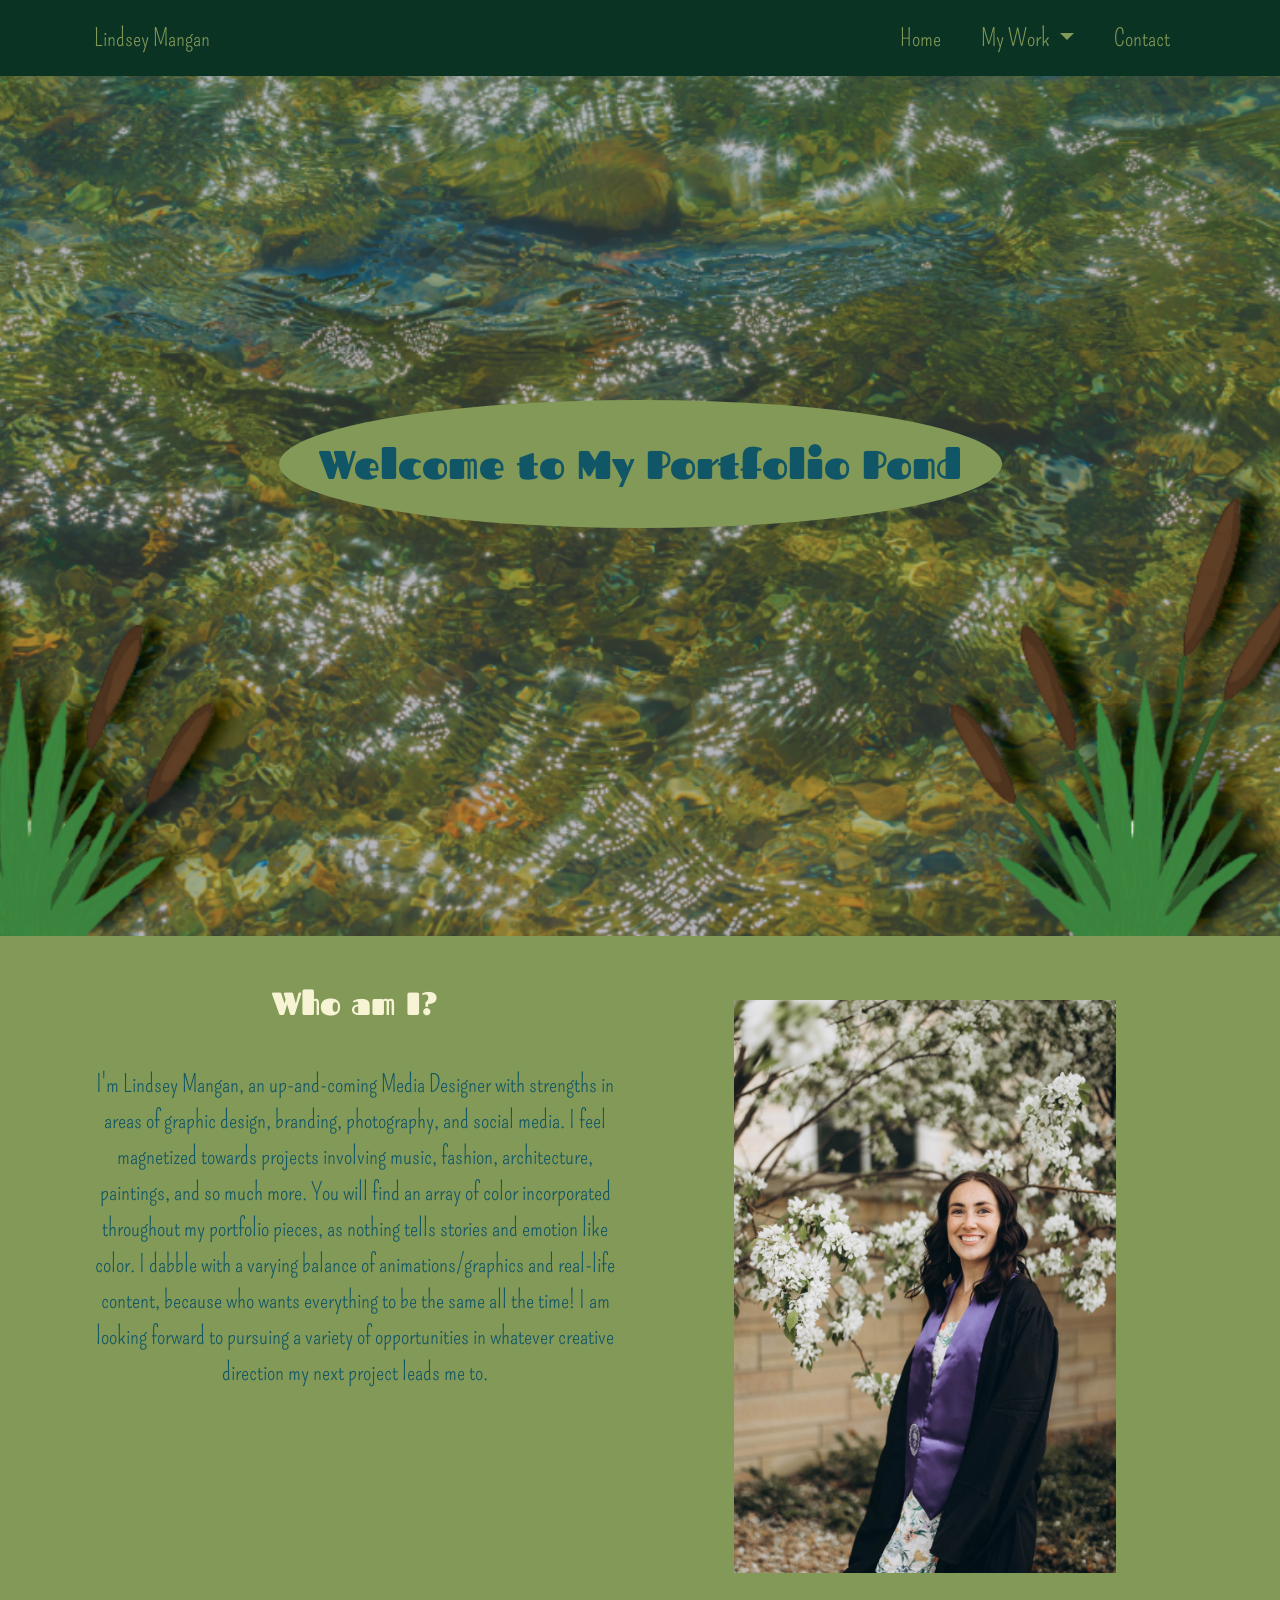
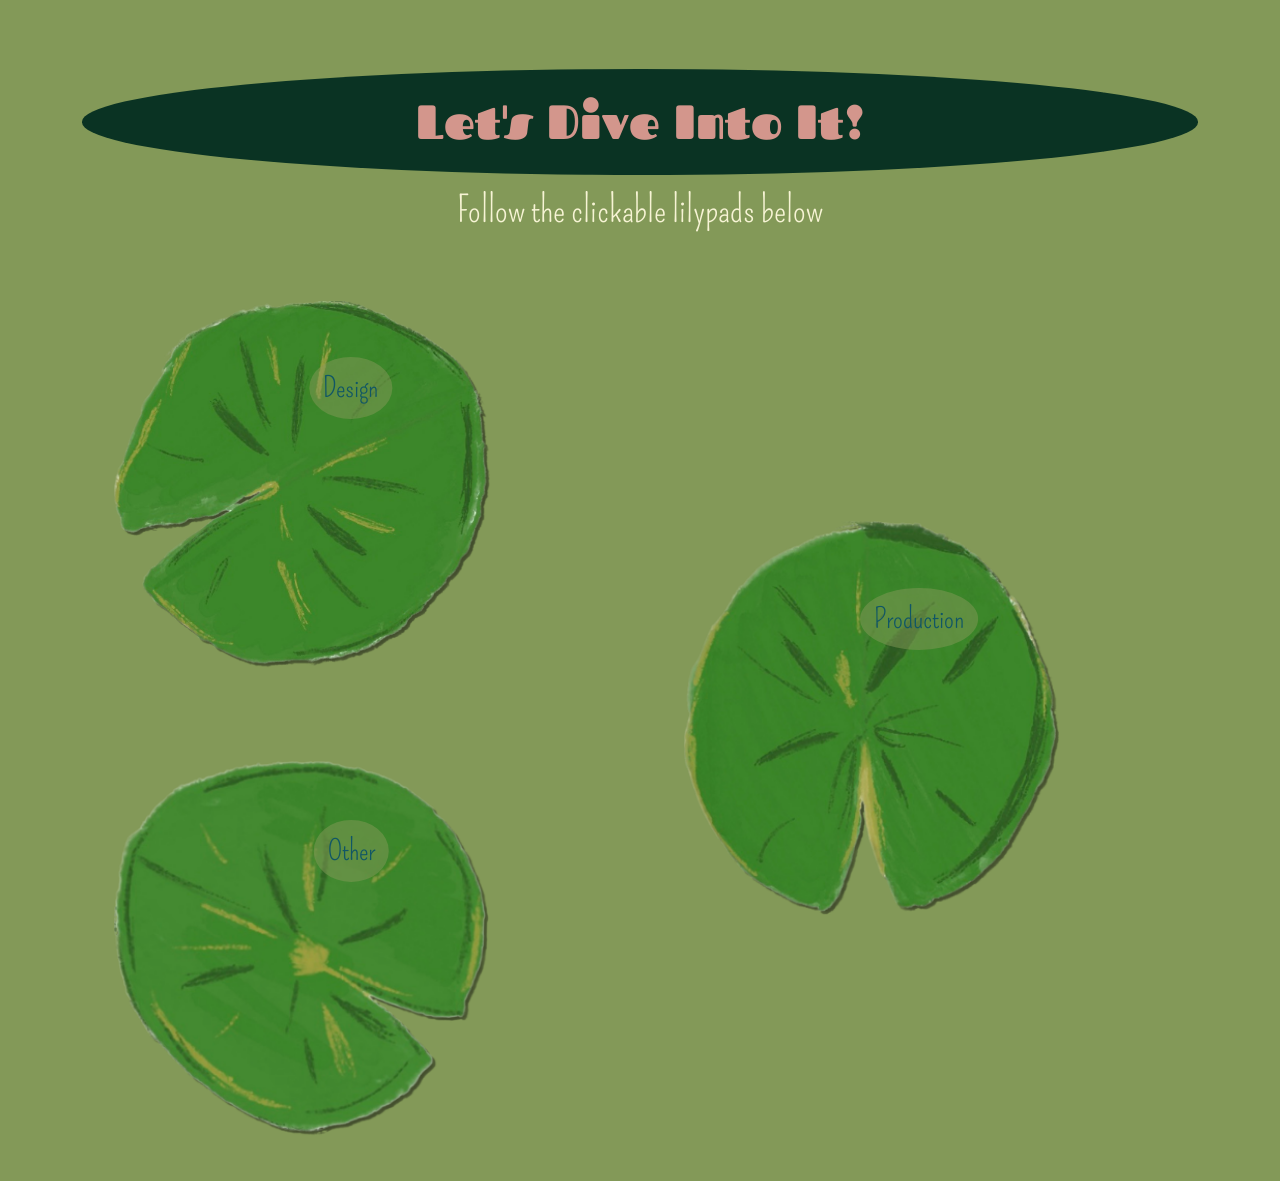
<file: index.html>
<!DOCTYPE html>
<html lang="en">

	<head>
		<link rel="stylesheet" href="https://cdnjs.cloudflare.com/ajax/libs/animate.css/4.1.1/animate.min.css"/>
		
		<meta name="description" content="Lindsey Mangan's Portfolio Descriptions-needs editing">

		<title>Lindsey Mangan's Portfolio</title>

		<link href="https://cdn.jsdelivr.net/npm/bootstrap@5.3.8/dist/css/bootstrap.min.css" rel="stylesheet" integrity="sha384-sRIl4kxILFvY47J16cr9ZwB07vP4J8+LH7qKQnuqkuIAvNWLzeN8tE5YBujZqJLB" crossorigin="anonymous">

		<link href="./styles/style.css" rel="stylesheet">
		
		<link rel="icon" href="images/favicon.ico" type="image/x-icon">

		<link rel="icon" href="images/L.webp" type="image/x-icon">
	</head>
	
	<body>
		<!-- Navigation -->
		<nav class="navbar navbar-expand-lg fixed-top">
			<div class="container">
				<a class="navbar-brand" href="#intro">Lindsey Mangan</a>
				</a>
				<div class="collapse navbar-collapse" id="navbarNav">
					<ul class="navbar-nav ms-auto">
						<li class="nav-item dropdown">
							<a class="navbar-brand" href="index.html">Home</a>
       					</li>
						 <li class="nav-item dropdown">
          <a class="navbar-brand dropdown-toggle" href="#" role="button" data-bs-toggle="dropdown" aria-expanded="false">
            My Work
          </a>
          <ul class="dropdown-menu">
            <li><a class="dropdown-item" href="design.html">Media Design</a></li>
            <li><a class="dropdown-item" href="production.html">Media Production</a></li>
            <li><a class="dropdown-item" href="other.html">Other</a></li>
          </ul>
       					</li>
						<li class="nav-item">
							<a class="navbar-brand" href="contact.html">Contact</a>
						</li>
					</ul>
				</div>
			</div>
		</nav>

		<!-- Hero Section -->
		<section id="hero" class="hero-section">
			<div class="container h-100 d-flex align-items-center justify-content-center">
				<div class="text-center text-white">
					<h1 class="main">Welcome to My Portfolio Pond</h1>
					<h3 class="lead mb-4"></h3>
				</div>
			</div>
		</section>

		<section id="intro" class="artist">
			<div class="container">
				<div class="row">
					<div class="text-center col-md-6">
						<h2>Who am I?</h2>
						<p>I'm Lindsey Mangan, an up-and-coming Media Designer with strengths in areas of graphic design, branding, photography, and social media. I feel magnetized towards projects involving music, fashion, architecture, paintings, and so much more. You will find an array of color incorporated throughout my portfolio pieces, as nothing tells stories and emotion like color. I dabble with a varying balance of animations/graphics and real-life content, because who wants everything to be the same all the time! I am looking forward to pursuing a variety of opportunities in whatever creative direction my next project leads me to.</p>
					</div>
					  <div class="text-center col-md-6">
						<img src="images/IMG_7171.JPG" width="70%">
					  </div>
				</div>
		</section>
		<!-- Work Section -->
		<section>
			<div class="container lilypad-container" style="padding-top: 3em;">
				<h2 class="text-center display-5 animate__animated animate__bounce animate__infinite animate__slow animate__delay-2s">Let's Dive Into It!</h2>
				<p>Follow the clickable lilypads below</p>
				<div class="row">
					<div class="col-md-6 text-align-right">
						<a href="design.html">
							<img src="images/Lilypad1.png" alt="Lilypad" class="lilypad">
							<h3 class="lilyname">Design</h3>
						</a>
						<a href="other.html">
							<img src="images/Lilypad2.png" alt="Lilypad" class="lilypad">
							<h3 class="lilyname">Other</h3>
						</a>
					</div>
					<div class="col-md-6 align-self-center">
						<a href="production.html">
							<img src="images/Lilypad3.png" alt="Lilypad" class="lilypad">
							<h3 class="lilyname">Production</h3>
						</a>
						
					</div>
				</div>
			</div>
		</section>

		<!-- <section id="work" class="py-5 sans-serif">
			<div class="container">
				<h2 class="text-center mb-5 display-5">My Work</h2>
		
					<section id="workmap" class="map">
						<img src="images/Lily1.png" alt="Lilypad" usemap="#workmap" width="500" height="600">
							<map name="workmap">
  								<area shape="default" href="#lily.htm">
							</map>
						<img src="images/3.png" usemap="#workmap" width="1000" height="700">
						<map name="workmap">
  								<area shape="default" href="#lily2.htm">
							</map>
					</section>
			</div> -->

		<script src="https://cdn.jsdelivr.net/npm/bootstrap@5.3.8/dist/js/bootstrap.bundle.min.js" integrity="sha384-FKyoEForCGlyvwx9Hj09JcYn3nv7wiPVlz7YYwJrWVcXK/BmnVDxM+D2scQbITxI" crossorigin="anonymous"></script>
	</body>
</html>
</file>
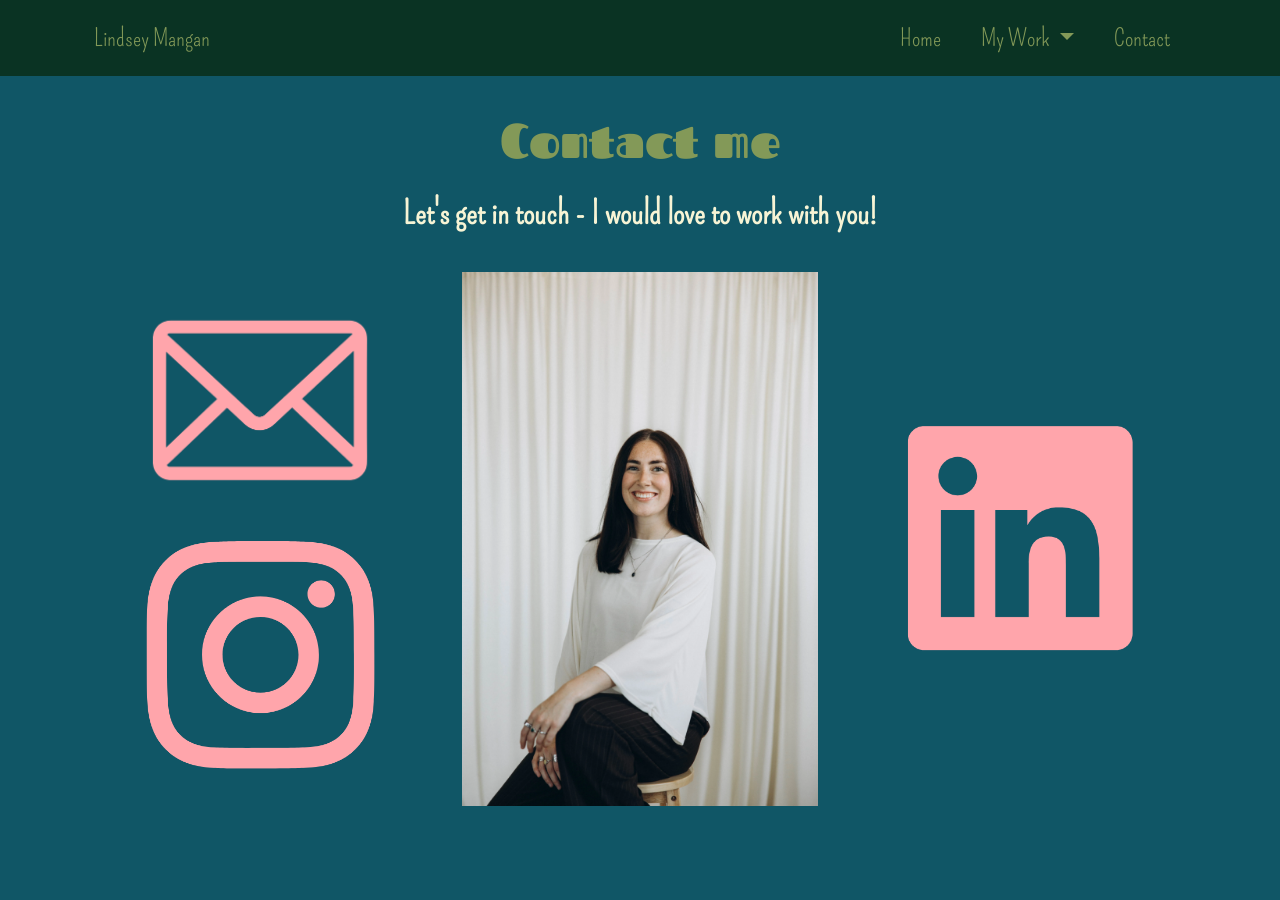
<file: contact.html>
<!DOCTYPE html>
<html lang="en">

	<head>
		<link rel="stylesheet" href="https://cdnjs.cloudflare.com/ajax/libs/animate.css/4.1.1/animate.min.css"/>
		
		<meta name="viewport" content="width=device-width, initial-scale=1">

		<title>Contact</title>

		<link href="https://cdn.jsdelivr.net/npm/bootstrap@5.3.8/dist/css/bootstrap.min.css" rel="stylesheet" integrity="sha384-sRIl4kxILFvY47J16cr9ZwB07vP4J8+LH7qKQnuqkuIAvNWLzeN8tE5YBujZqJLB" crossorigin="anonymous">

		<link href="./styles/style.css" rel="stylesheet">
	</head>
	
	<body class="contact-page">
		<nav class="navbar navbar-expand-lg fixed-top">
			<div class="container">
				<a class="navbar-brand" href="index.html">Lindsey Mangan</a>
				</a>
				<div class="collapse navbar-collapse" id="navbarNav">
					<ul class="navbar-nav ms-auto">
						<li class="nav-item dropdown">
							<a class="navbar-brand" href="index.html">Home</a>
       					</li>
						 <li class="nav-item dropdown">
          <a class="navbar-brand dropdown-toggle" href="#" role="button" data-bs-toggle="dropdown" aria-expanded="false">
            My Work
          </a>
          <ul class="dropdown-menu">
            <li><a class="dropdown-item" href="design.html">Media Design</a></li>
            <li><a class="dropdown-item" href="production.html">Media Production</a></li>
            <li><a class="dropdown-item" href="other.html">Other</a></li>
          </ul>
       					</li>
						<li class="nav-item">
							<a class="navbar-brand" href="contact.html">Contact</a>
						</li>
					</ul>
				</div>
			</div>
		</nav>

	<section>
		<div class="container contact-head">
			<div class="container h-100 d-flex align-items-center justify-content-center">
				<div class="text-center text-white">
					
				</div>
			</div>
			<h1 style="color: #839958;">Contact me</h1>
			<h2 style="color:#F7F4D5">Let's get in touch - I would love to work with you!</h2>
		</div>
		<div class="container" style="padding-bottom: 3em;">
			<div class="row">
                <div class="col contact-icon" style="text-align: center;">
                    <a href="mailto:lindseymangann@gmail.com">
                    <img src="images/email.png">
                    </a>
                    <a href="https://www.instagram.com/lindseymangan/">
                    <img src="images/insta.png">
                     </a>
                </div>
				<div class="col">
                    <img src="images/contact.webp">
				</div>
                <div class="col align-self-center contact-icon-2" style="text-align: center;">
                    <a href="https://www.linkedin.com/in/lindsey-mangan-87a52b315/">
                        <img src="images/linkedin.png">
                         </a>
                </div>
			</div>
		</div>	
	</section>

		<script src="https://cdn.jsdelivr.net/npm/bootstrap@5.3.8/dist/js/bootstrap.bundle.min.js" integrity="sha384-FKyoEForCGlyvwx9Hj09JcYn3nv7wiPVlz7YYwJrWVcXK/BmnVDxM+D2scQbITxI" crossorigin="anonymous"></script>
	</body>
</html>
</file>
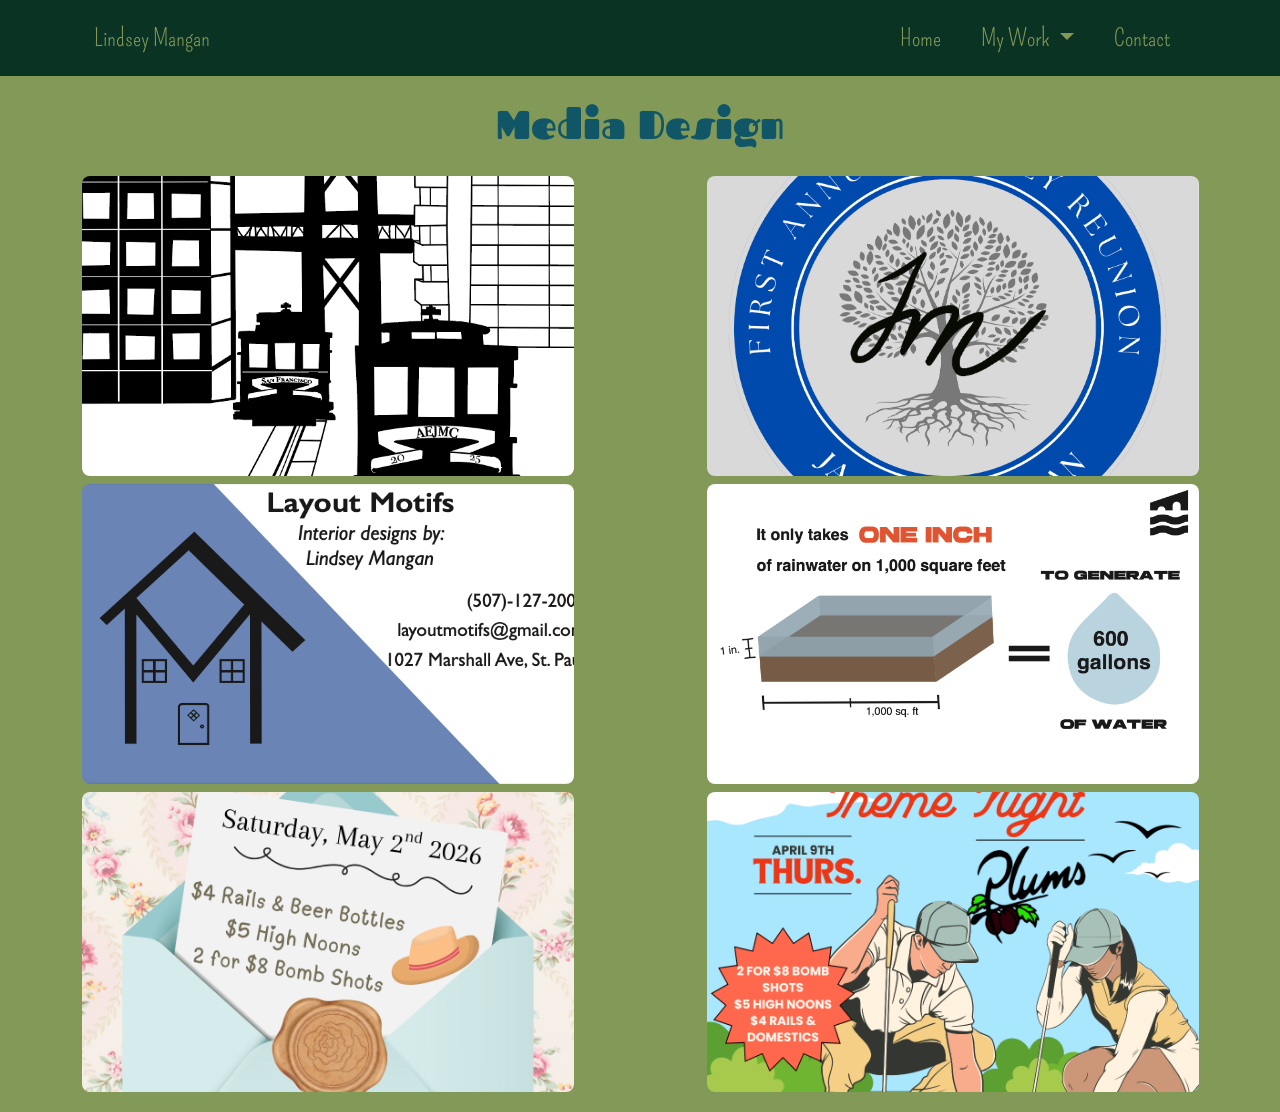
<file: design.html>
<!DOCTYPE html>
<html lang="en">


<head>
    <meta charset="UTF-8">
    <meta name="viewport" content="width=device-width, initial-scale=1.0">
    
    <link rel="stylesheet" href="https://cdnjs.cloudflare.com/ajax/libs/animate.css/4.1.1/animate.min.css"/>
    
    <meta name="description" content="Lindsey Mangan's Portfolio Descriptions-needs editing">

    <title>Lindsey's Design Work</title>

    <link href="https://cdn.jsdelivr.net/npm/bootstrap@5.3.8/dist/css/bootstrap.min.css" rel="stylesheet" integrity="sha384-sRIl4kxILFvY47J16cr9ZwB07vP4J8+LH7qKQnuqkuIAvNWLzeN8tE5YBujZqJLB" crossorigin="anonymous">

    <link href="./styles/style.css" rel="stylesheet">
    
    <link rel="icon" href="images/favicon.ico" type="image/x-icon">

    <link rel="icon" href="images/L.webp" type="image/x-icon">
</head>

<style class="design-page">
    body {
        font-family: Arial, sans-serif;
        padding: 20px;
    }

    .gallery {
        display: grid;
        grid-template-columns: repeat(2, 1fr);
        gap: 10px;
        text-align: center;
    }

    .gallery img {
        width: 80%;
        height: 300px;
        object-fit: cover;
        border-radius: 8px;
        cursor: pointer;
        transition: transform 0.3s ease;
    }

    .gallery img:hover {
        transform: scale(1.05);
    }

    /* Lightbox overlay */
    .lightbox {
        display: none;
        position: fixed;
        z-index: 9999;
        padding-top: 60px;
        left: 0;
        top: 0;
        width: 100%;
        height: 100%;
        overflow: auto;
        background: rgba(0,0,0,0.9);
    }

    .lightbox img {
        display: block;
        margin: auto;
        max-width: 80%;
        max-height: 80%;
        border-radius: 10px;
    }

    .lightbox:target {
        display: block;
    }

    .close {
        position: absolute;
        top: 20px;
        right: 40px;
        font-size: 40px;
        color: white;
        text-decoration: none;
    }
</style>

<nav class="navbar navbar-expand-lg fixed-top">
    <div class="container">
        <a class="navbar-brand" href="index.html">Lindsey Mangan</a>
        </a>
        <div class="collapse navbar-collapse" id="navbarNav">
            <ul class="navbar-nav ms-auto">
                <li class="nav-item dropdown">
                    <a class="navbar-brand" href="index.html">Home</a>
                   </li>
                 <li class="nav-item dropdown">
  <a class="navbar-brand dropdown-toggle" href="#" role="button" data-bs-toggle="dropdown" aria-expanded="false">
    My Work
  </a>
  <ul class="dropdown-menu">
    <li><a class="dropdown-item" href="design.html">Media Design</a></li>
    <li><a class="dropdown-item" href="production.html">Media Production</a></li>
    <li><a class="dropdown-item" href="other.html">Other</a></li>
  </ul>
                   </li>
                <li class="nav-item">
                    <a class="navbar-brand" href="contact.html">Contact</a>
                </li>
            </ul>
        </div>
    </div>
</nav>

<section id="design-head">
    <h1 style="color: #105666; font-family: Fascinate; text-align: center; padding-top: 2em; padding-bottom: .5em;">Media Design</h1>
</section>

<body>
   
<section id="front">
    <h2></h2>

    <div class="gallery">
    <a href="#img9"><img src="images/sanfran.png" alt=""></a>
    <a href="#img10"><img src="images/manganlogo.png" alt=""></a>
</div>

<!-- Lightbox sections -->
<div id="img9" class="lightbox">
    <a href="#" class="close">&times;</a>
    <img src="images/sanfran.png" alt="">
    <p style="padding: 2em;text-align: center">For this AEJMC logo contest, each of the students in the class entered our final projects of these designs. This contest is one that takes place every year for the AEJMC. The semester that I completed this, was for the upcoming conference in San Francisco that following year. I took inspiration from the geographic layout of the city San Francisco and elements that are specific to the area, like the trolley’s. We used InDesign and Illustrator for this project, and each one was unique to us, but each student completed a logo design on their own. </p>
</div>

<div id="img10" class="lightbox">
    <a href="#" class="close">&times;</a>
    <img src="images/manganlogo.png" alt="">
    <p style="padding: 2em;text-align: center">This logo that I created was made for the purpose of being printed on party favors such as coasters, napkins, and buttons. I was asked to create this for a family member, but it was a fun project and so cool to watch my designs be printed.</p>
</div>

<h2></h2>

<div class="gallery">
    <a href="#img11"><img src="images/business.png" alt=""></a>
    <a href="#img12"><img src="images/rainw.png" alt=""></a>
</div>

<div id="img11" class="lightbox">
    <a href="#" class="close">&times;</a>
    <img src="images/business.png" alt="">
    <p style="padding: 2em;text-align: center">This business card was designed for a mock business in a graphic design class. I decided to incorporate my initials into the name and implement them as parts of the logo. I chose to create it as an interor design company as I have a strong interest for interior design, specifically for homes. </p>
</div>

<div id="img12" class="lightbox">
    <a href="#" class="close">&times;</a>
    <img src="images/rainw.png" alt="">
    <p style="padding: 2em;text-align: center">This project was completed for a client that my capstone class worked with. The ask from the client was to redesign the landing page of their ‘Water Quality Monitoring’ information section of the website. Obviously, that came with more than just the one task. Our entire class went above and beyond to deliver the client with content including short/long form video, social media templates, infographics, high fidelity wireframes for the page, and photographs. My specific territory of the deliverables was infographics. The final draft that I submitted for my infographic is intended for presentation form use. We had originally mocked up the graphics to be used on the website, but the client changed their mind. I used Adobe Illustrator to build this infographic and each element that makes up for it. </p>
</div>
<div>
    <h2></h2>
</div>
<div class="gallery">
    <a href="#img5"><img src="images/derby.png" alt=""></a>
    <a href="#img6"><img src="images/Masters-2.png" alt=""></a>
    
</div>

<!-- Lightbox sections -->
<div id="img5" class="lightbox">
    <a href="#" class="close">&times;</a>
    <img src="images/derby.png" alt="">
    <p style="padding: 2em;text-align: center">This graphic was created for a Bar and Grill that I worked at in college. It held a strong college student presence on Thursday's and Saturday's, so the social media posts that I would share were directed for those evenings. The one displayed above was to celebrate with a Kentucy Derby Theme.</p>
</div>

<div id="img6" class="lightbox">
    <a href="#" class="close">&times;</a>
    <img src="images/Masters-2.png" alt="">
    <p style="padding: 2em;text-align: center">The Masters graphic was also on the bar's Instagram. As the Masters tournament took place, we did a golf theme to recognize the event. </p>
</div>
</section>
</body>
</html>
</file>
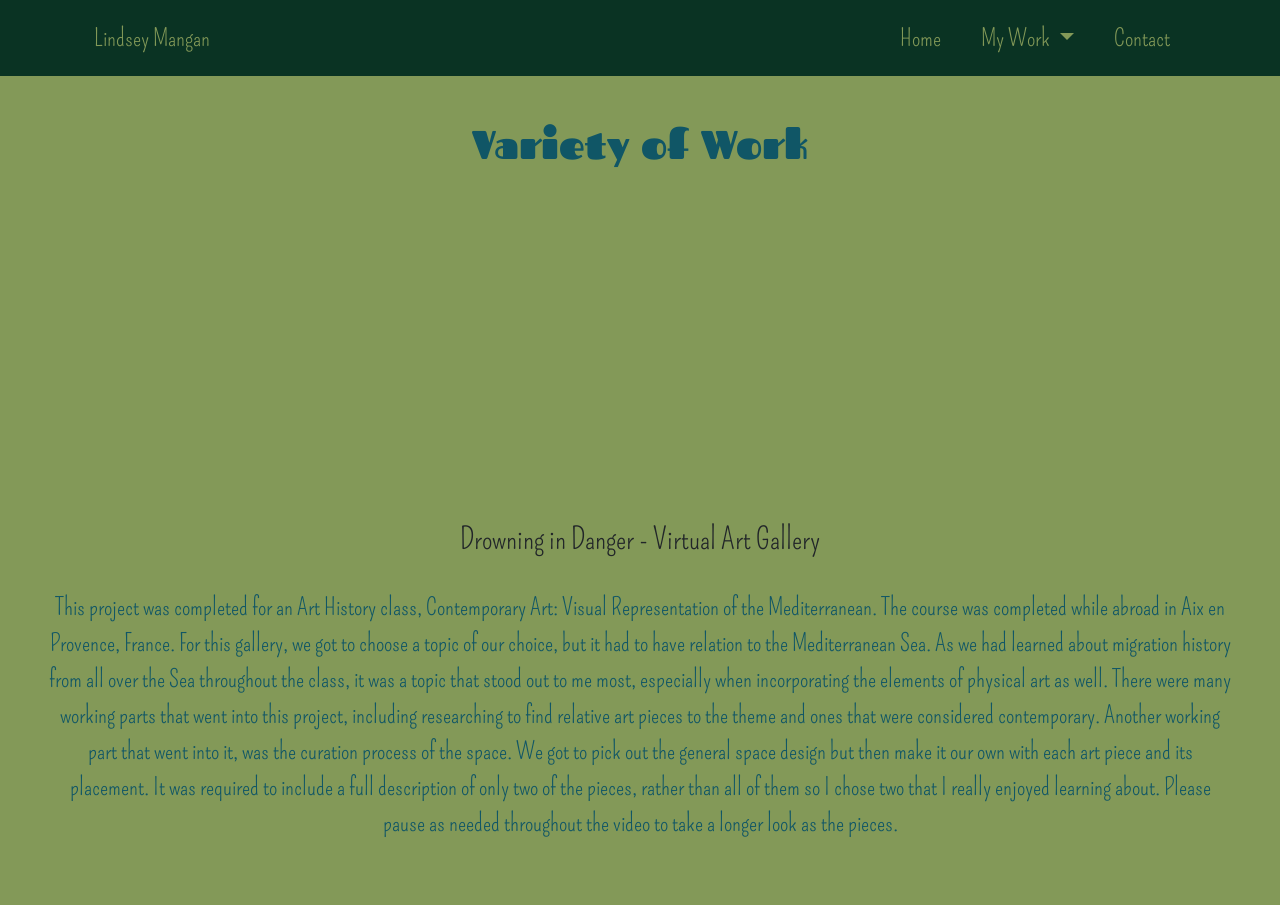
<file: other.html>
<!DOCTYPE html>
<html lang="en">

	<head>
		<link rel="stylesheet" href="https://cdnjs.cloudflare.com/ajax/libs/animate.css/4.1.1/animate.min.css"/>
		
		<meta name="viewport" content="width=device-width, initial-scale=1">

		<title>Other Work</title>

		<link href="https://cdn.jsdelivr.net/npm/bootstrap@5.3.8/dist/css/bootstrap.min.css" rel="stylesheet" integrity="sha384-sRIl4kxILFvY47J16cr9ZwB07vP4J8+LH7qKQnuqkuIAvNWLzeN8tE5YBujZqJLB" crossorigin="anonymous">

		<link href="./styles/style.css" rel="stylesheet">
	</head>
	<nav class="navbar navbar-expand-lg fixed-top">
		<div class="container">
			<a class="navbar-brand" href="index.html">Lindsey Mangan</a>
			</a>
			<div class="collapse navbar-collapse" id="navbarNav">
				<ul class="navbar-nav ms-auto">
					<li class="nav-item dropdown">
						<a class="navbar-brand" href="index.html">Home</a>
					   </li>
					 <li class="nav-item dropdown">
	  <a class="navbar-brand dropdown-toggle" href="#" role="button" data-bs-toggle="dropdown" aria-expanded="false">
		My Work
	  </a>
	  <ul class="dropdown-menu">
		<li><a class="dropdown-item" href="design.html">Media Design</a></li>
		<li><a class="dropdown-item" href="production.html">Media Production</a></li>
		<li><a class="dropdown-item" href="other.html">Other</a></li>
	  </ul>
					   </li>
					<li class="nav-item">
						<a class="navbar-brand" href="contact.html">Contact</a>
					</li>
				</ul>
			</div>
		</div>
	</nav>

	<body>
		<div class="container">
			<h1 style="padding-top: 3em; color: #105666; font-family: Fascinate; text-align: center;">Variety of Work</h1>
		</div>
		
		<div class="container" style="display: flex; justify-content: center;" >
			 <iframe width="560" height="315" src="https://www.youtube.com/embed/OBuU94cs458?si=B5r-bQ4uQBzNd7CI" title="YouTube video player" frameborder="0" allow="accelerometer; autoplay; clipboard-write; encrypted-media; gyroscope; picture-in-picture; web-share" referrerpolicy="strict-origin-when-cross-origin" allowfullscreen></iframe>
		</div>	
		<h4 style="text-align: center; padding-top: 1em; font-family: Pompiere; font-size: 30px;">Drowning in Danger - Virtual Art Gallery</h4>
		<p style="padding: 2em; padding-top: 1em; text-align: center;">This project was completed for an Art History class, Contemporary Art: Visual Representation of the Mediterranean. The course was completed while abroad in Aix en Provence, France. For this gallery, we got to choose a topic of our choice, but it had to have relation to the Mediterranean Sea. As we had learned about migration history from all over the Sea throughout the class, it was a topic that stood out to me most, especially when incorporating the elements of physical art as well. There were many working parts that went into this project, including researching to find relative art pieces to the theme and ones that were considered contemporary. Another working part that went into it, was the curation process of the space. We got to pick out the general space design but then make it our own with each art piece and its placement. It was required to include a full description of only two of the pieces, rather than all of them so I chose two that I really enjoyed learning about. Please pause as needed throughout the video to take a longer look as the pieces.</p>



		<script src="https://cdn.jsdelivr.net/npm/bootstrap@5.3.8/dist/js/bootstrap.bundle.min.js" integrity="sha384-FKyoEForCGlyvwx9Hj09JcYn3nv7wiPVlz7YYwJrWVcXK/BmnVDxM+D2scQbITxI" crossorigin="anonymous"></script>
	</body>
</html>
</file>
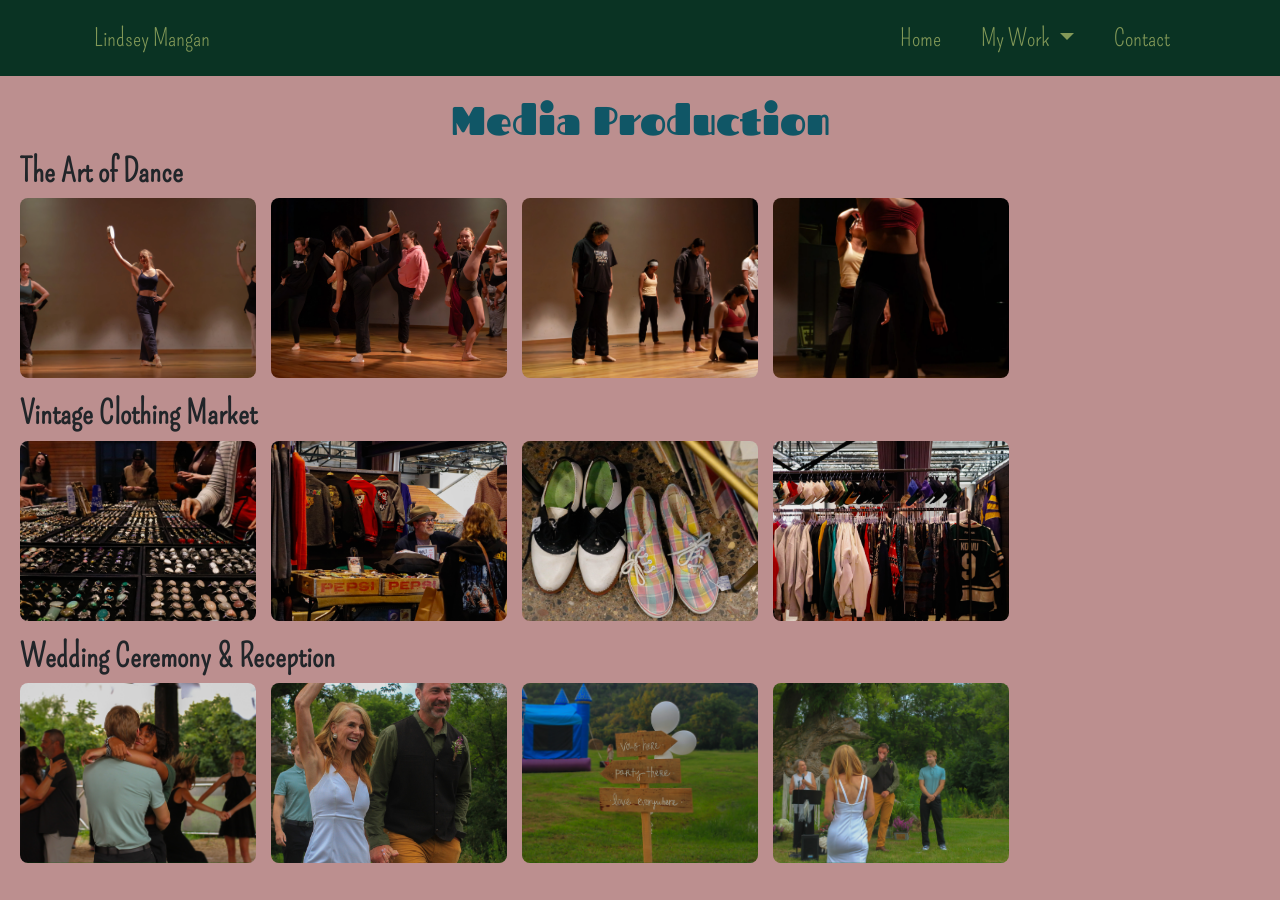
<file: production.html>
<!DOCTYPE html>
<html lang="en">


<head>
    <meta name="viewport" content="width=device-width, initial-scale=1.0">
    
    <link rel="stylesheet" href="https://cdnjs.cloudflare.com/ajax/libs/animate.css/4.1.1/animate.min.css"/>
    
    <meta name="description" content="Lindsey Mangan's Portfolio Descriptions-needs editing">

    <title>Lindsey's Production Work</title>

    <link href="https://cdn.jsdelivr.net/npm/bootstrap@5.3.8/dist/css/bootstrap.min.css" rel="stylesheet" integrity="sha384-sRIl4kxILFvY47J16cr9ZwB07vP4J8+LH7qKQnuqkuIAvNWLzeN8tE5YBujZqJLB" crossorigin="anonymous">

    <link href="./styles/style.css" rel="stylesheet">
    
    <link rel="icon" href="images/favicon.ico" type="image/x-icon">

    <link rel="icon" href="images/L.webp" type="image/x-icon">
</head>

<style class="production-page">
    body {
        font-family: Arial, sans-serif;
        background: #f4f4f4;
        padding: 20px;
    }

    .gallery {
        display: grid;
        grid-template-columns: repeat(auto-fill, minmax(200px, 1fr));
        gap: 15px;
        padding-bottom: 1em
    }

    .gallery img {
        width: 100%;
        height: 180px;
        object-fit: cover;
        border-radius: 8px;
        cursor: pointer;
        transition: transform 0.3s ease;
    }

    .gallery img:hover {
        transform: scale(1.05);
    }

    /* Lightbox overlay */
    .lightbox {
        display: none;
        position: fixed;
        z-index: 9999;
        padding-top: 60px;
        left: 0;
        top: 0;
        width: 100%;
        height: 100%;
        overflow: auto;
        background: rgba(0,0,0,0.9);
    }

    .lightbox img {
        display: block;
        margin: auto;
        max-width: 80%;
        max-height: 80%;
        border-radius: 10px;
    }

    .lightbox:target {
        display: block;
    }

    .close {
        position: absolute;
        top: 20px;
        right: 40px;
        font-size: 40px;
        color: white;
        text-decoration: none;
    }
    
</style>

<nav class="navbar navbar-expand-lg fixed-top">
    <div class="container">
        <a class="navbar-brand" href="index.html">Lindsey Mangan</a>
        </a>
        <div class="collapse navbar-collapse" id="navbarNav">
            <ul class="navbar-nav ms-auto">
                <li class="nav-item dropdown">
                    <a class="navbar-brand" href="index.html">Home</a>
                   </li>
                 <li class="nav-item dropdown">
        <a class="navbar-brand dropdown-toggle" href="#" role="button" data-bs-toggle="dropdown" aria-expanded="false">
            My Work
        </a>
        <ul class="dropdown-menu">
            <li><a class="dropdown-item" href="design.html">Media Design</a></li>
            <li><a class="dropdown-item" href="production.html">Media Production</a></li>
            <li><a class="dropdown-item" href="other.html">Other</a></li>
        </ul>
                </li>
                    <li class="nav-item">
                    <a class="navbar-brand" href="contact.html">Contact</a>
                </li>
            </ul>
        </div>
    </div>
</nav>

<section id="design-head">
    <h1 style="color: #105666; font-family: Fascinate; text-align: center;">Media Production</h1>
</section>

<body class="production-page" style="padding-top: 6em">

<h2>The Art of Dance </h2>

<div class="gallery">
    <a href="#img1"><img src="images/dance1.webp" alt=""></a>
    <a href="#img2"><img src="images/dance2.webp" alt=""></a>
    <a href="#img3"><img src="images/dance3.webp" alt=""></a>
    <a href="#img4"><img src="images/dance4.webp" alt=""></a>
</div>

<!-- Lightbox sections -->
<div id="img1" class="lightbox">
    <a href="#" class="close">&times;</a>
    <img src="images/dance1.webp" alt="">
    <p style="padding: 2em;text-align: center">The photo series assignment was a final project for my Photojournalism class. We were given the task to select a topic of our choosing based on a passion, hobby, or event. As a previous dancer as one point, I chose to photograph the University of St. Thomas Dance Club as they prepared for their Spring Showcase. </p>
</div>

<div id="img2" class="lightbox">
    <a href="#" class="close">&times;</a>
    <img src="images/dance2.webp" alt="">
    <p style="padding: 2em;text-align: center">My intention behind this photo series was to capture the art, athleticism, and time that goes into dance. Especially since dance as a whole is very commonly not associated as a sport.</p>
</div>

<div id="img3" class="lightbox">
    <a href="#" class="close">&times;</a>
    <img src="images/dance3.webp" alt="">
    <p style="padding: 2em;text-align: center">This was an individual project that I was in charge of all the roles. This included planning, photographing, developing, editing, and presenting the entirety of the series. </p>
</div>

<div id="img4" class="lightbox">
    <a href="#" class="close">&times;</a>
    <img src="images/dance4.webp" alt="">
    <p style="padding: 2em; text-align: center">I used a Canon camera, shot in manual mode, RAW format, and developed/edited in Adobe Lightroom. </p>
</div>
<div>
    <h2 class >Vintage Clothing Market</h2>
</div>
</section>

<section id="market">
<div class="gallery">
    <a href="#img5"><img src="images/IMG_6075.JPG" alt=""></a>
    <a href="#img6"><img src="images/IMG_6126.JPG" alt=""></a>
    <a href="#img7"><img src="images/IMG_6138.JPG" alt=""></a>
    <a href="#img8"><img src="images/IMG_6140.JPG" alt=""></a>
</div>

<!-- Lightbox sections -->
<div id="img5" class="lightbox">
    <a href="#market" class="close">&times;</a>
    <img src="images/IMG_6075.JPG" alt="">
    <p style="padding: 2em;text-align: center">This series of photos was also for my Photojournalism class. The task was to go somewhere interesting and find interesting people and things to photograph. The title of the assigment was "Content is King".</p>
</div>

<div id="img6" class="lightbox">
    <a href="#market" class="close">&times;</a>
    <img src="images/IMG_6126.JPG" alt="">
    <p style="padding: 2em;text-align: center">I decided to complete this project through photographs from the Minneapolis Vintage Market at Quincy Hall in North East Minneapolis.</p>
</div>

<div id="img7" class="lightbox">
    <a href="#market" class="close">&times;</a>
    <img src="images/IMG_6138.JPG" alt="">
    <p style="padding: 2em;text-align: center">I went around for hours capturing different vendor stands and their products. Items such as clothing, purses, belts, shoes, jewelry, and more were in every corner!</p>
</div>

<div id="img8" class="lightbox">
    <a href="#market" class="close">&times;</a>
    <img src="images/IMG_6140.JPG" alt="">
    <p style="padding: 2em;text-align: center">This was an individual project. I learned a lot from this experience, met some wonderful people, and got to look through an array of vintage clothing and other items.</p>
</div>
</section>

<section id="wedding">
<h2>Wedding Ceremony & Reception</h2>
<div class="gallery">
    <a href="#img20"><img src="images/IMG_1018.jpg" alt=""></a>
    <a href="#img21"><img src="images/IMG_0894.jpg" alt=""></a>
    <a href="#img22"><img src="images/IMG_0953.jpg" alt=""></a>
    <a href="#img23"><img src="images/IMG_0832.jpg" alt=""></a>
</div>

<!-- Lightbox sections -->
<div id="img20" class="lightbox">
    <a href="#wedding" class="close">&times;</a>
    <img src="images/IMG_1018.jpg" alt="">
    <p style="padding: 2em;text-align: center">These set of photos were taken at a wedding ceremony and reception for a family friend. This was towards the beginning of my photography practices but she wanted as many pictures of their day as possible and I got to help out. </p>
</div>

<div id="img21" class="lightbox">
    <a href="#wedding" class="close">&times;</a>
    <img src="images/IMG_0894.jpg" alt="">
    <p style="padding: 2em;text-align: center">The photos I have included for my portfolio are my favorites of the album that I captured on their wedding day. Small moments, big moments, and all of the in between. </p>
</div>

<div id="img22" class="lightbox">
    <a href="#wedding" class="close">&times;</a>
    <img src="images/IMG_0953.jpg" alt="">
    <p style="padding: 2em;text-align: center">Weddings are very important to all those involved and this opportunity was such a crucial learning point in my media production career. </p>
</div>

<div id="img23" class="lightbox">
    <a href="#wedding" class="close">&times;</a>
    <img src="images/IMG_0832.jpg" alt="">
</div>
</section>
</body>
</html>
</file>
<file: styles/style.css>
@import url('https://fonts.googleapis.com/css2?family=Fascinate&family=Pompiere&display=swap');
@import url('https://fonts.googleapis.com/css2?family=Fascinate&display=swap');
:root {
    --dark-green: #0A3323; 
    --moss-green: #839958;
    --beige: #F7F4D5; 
    --rosy-brown: #D3968C;
    --midnight-green: #105666; 
}
.navbar {
    background-color: var(--dark-green);
}
.navbar-brand {
    color: var(--moss-green);
    font-family: "Pompiere", sans-serif;
    font-size:x-large;
    padding: .5em;
}
.navbar-brand:hover {
    color: #D3968C;
}
body {
    background-color: var(--moss-green);
}
.dropdown-item {
    color: var(--beige);
    font-family: "Pompiere", sans-serif;
    font-size: x-large;
}
.dropdown-menu {
    background-color: var(--moss-green);
}
/* Hero Section */
.hero-section {
    background: url(../images/Artboard\ 1.png);
    height: 104vh;
    background-position: 80% 80%;
    background-size: cover;
    display: block;
    align-items: center;
    justify-content: center;
    color: var(--rosy-brown);
}
.hero-section h1 {
    font-family: "Fascinate", system-ui;
    font-weight: 600;
}
.artist {
    background-color: var(--moss-green);
}
.text-center{ 
    color:#D3968C;
    padding-top: 1em;
} 
.hero-section .lead {
    font-size: 1.5rem;
}
.card img {
    
    size-adjust: fixed;
    object-fit:cover;
    border-radius: 0;
}
.card {
    font-family: "Mulish", sans-serif;
}
.map {
    columns: 3em
}

.btn {
    background-color: var(--midnight-green);
    border-radius: 1em;
    border-color: white;
}
.btn:hover {
    background-color: black;
    border-color: #23231A;
}
.lead.mb-4 {
    font-size: 3em;
    color: #6096BA;
}
.main{
    color: var(--midnight-green);
    background-color: #839958;
    padding: 1em;
    border-radius: 60%
}
h1 {
    font-family: "Fascinate-display";
    color: #D3968C;
}
.contact-page {
    background-color: var(--midnight-green);
}
.contact-head h1 {
    text-align: center;
    font-family: "Fascinate";
    padding-top: 1em;
    font-size: 3em;
}
h3 {
    font-family: "Pompiere";
    font-weight: 400;
    font-style: bold;
}
p {
    font-family: "Pompiere";
    color:#105666;
    font-weight: 400;
    font-style: bold;
    font-size: x-large;
    padding-top:1.5em;
 }
.col-md-6 img{
padding-top: 3em;
padding-bottom: 3em;
}   
.col-md-6 h2 {
    font-family: "Fascinate";
    color:var(--beige);
    padding-top: 1em;
}
.col img {
    width: 100%;
}
.lilyname {
    text-align: center;
    color:#105666;
}
h2 {
    font-family: "Pompiere", sans-serif;
    font-weight: 700;
}
.contact-head h1 {
    padding-top: 2em;
}
.contact-head h2 {
    font-family: "Pompiere";
    text-align: center;
    padding-top: .5em;
    padding-bottom:1em;
}

.lilypad {
    width: 80%;
    padding: 2em;
    filter: drop-shadow(3px 3px 0px rgba(0, 0, 0, 0.5));
}

.lilypad-container a {
    display: block;
    position: relative;
}

.lilypad-container .right-align a {
    text-align: right;
}
.lilypad-container h2 {
    font-family: "Fascinate";
    background-color:#0A3323;
    padding: .5em;
    border-radius: 100%
}
.lilypad-container h3 {
    background-color: #83995880;
    border-radius: 60%;
    padding: .5em;
    position: absolute;
    text-align: center;
    top: 40%;
    left: 50%;
    transform: translateY(-130%) translateX(-55%);
}
.lilypad-container p {
    text-align: center;
    color:#F7F4D5;
    font-size: 36px;
    padding: 0em;
}
.contact-icon img {
    width: 70% ;
    padding-top: 2em;
}

.contact-icon-2 img {
    width: 70%;

} 

.production-page {
    background: rosybrown;

}
.design-page {
    background-color: #839958;

}
</file>
